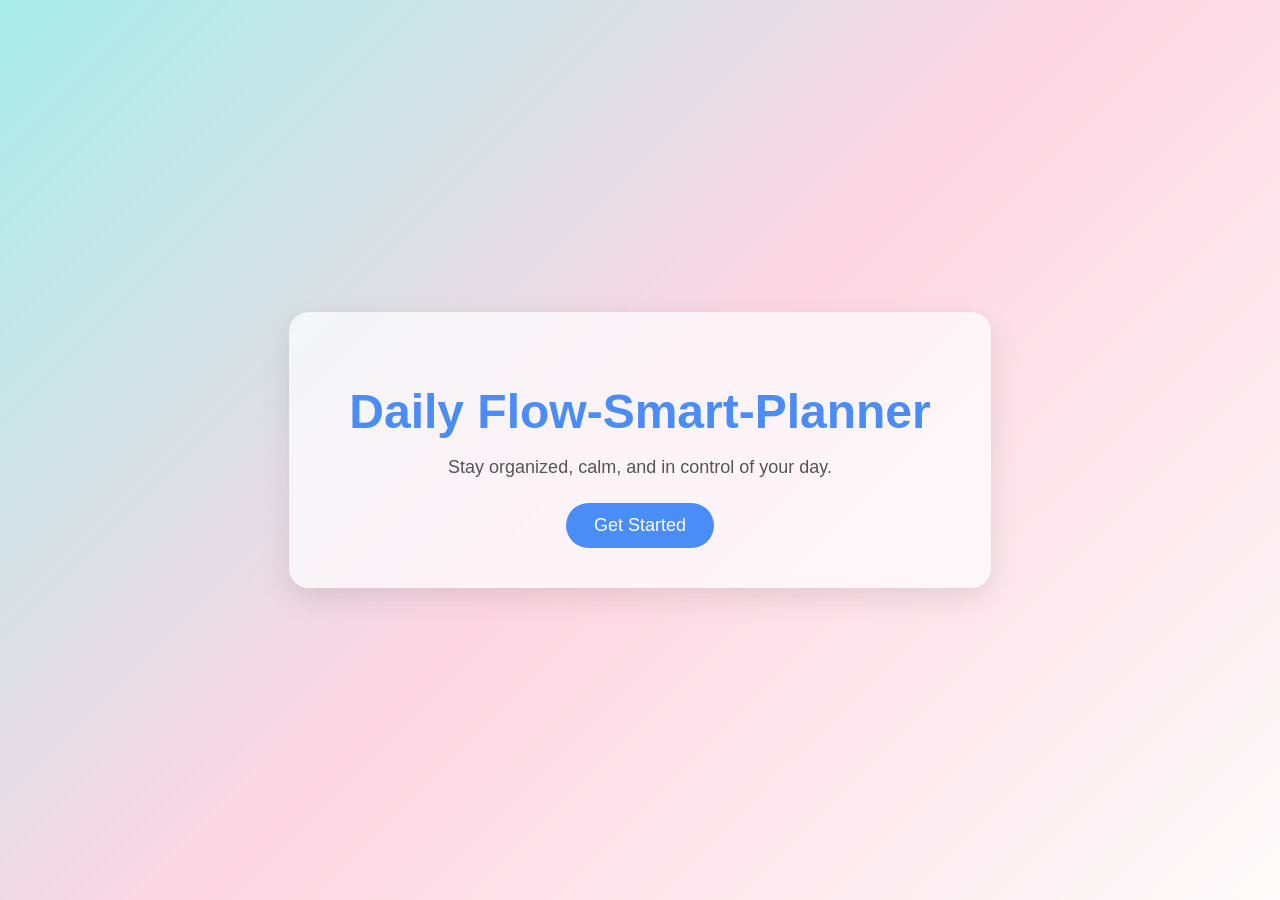
<file: index.html>
<!DOCTYPE html>
<html lang="en">
<head>
    <link rel="manifest" href="manifest.json">
<meta name="theme-color" content="#6C63FF">

    <meta charset="UTF-8">
    <meta name="viewport" content="width=device-width, initial-scale=1.0">
    <title>Daily Flow-Smart-Planner</title>
    <link rel="stylesheet" href="style.css">
</head>
<body>
    



    <div class="container">
        <h1>Daily Flow-Smart-Planner</h1>
        <p>Stay organized, calm, and in control of your day.</p>
       <a href="login.html"><button>Get Started</button></a>

      
    </div>

    <script src="script.js"></script>
</body>
</html>
</file>
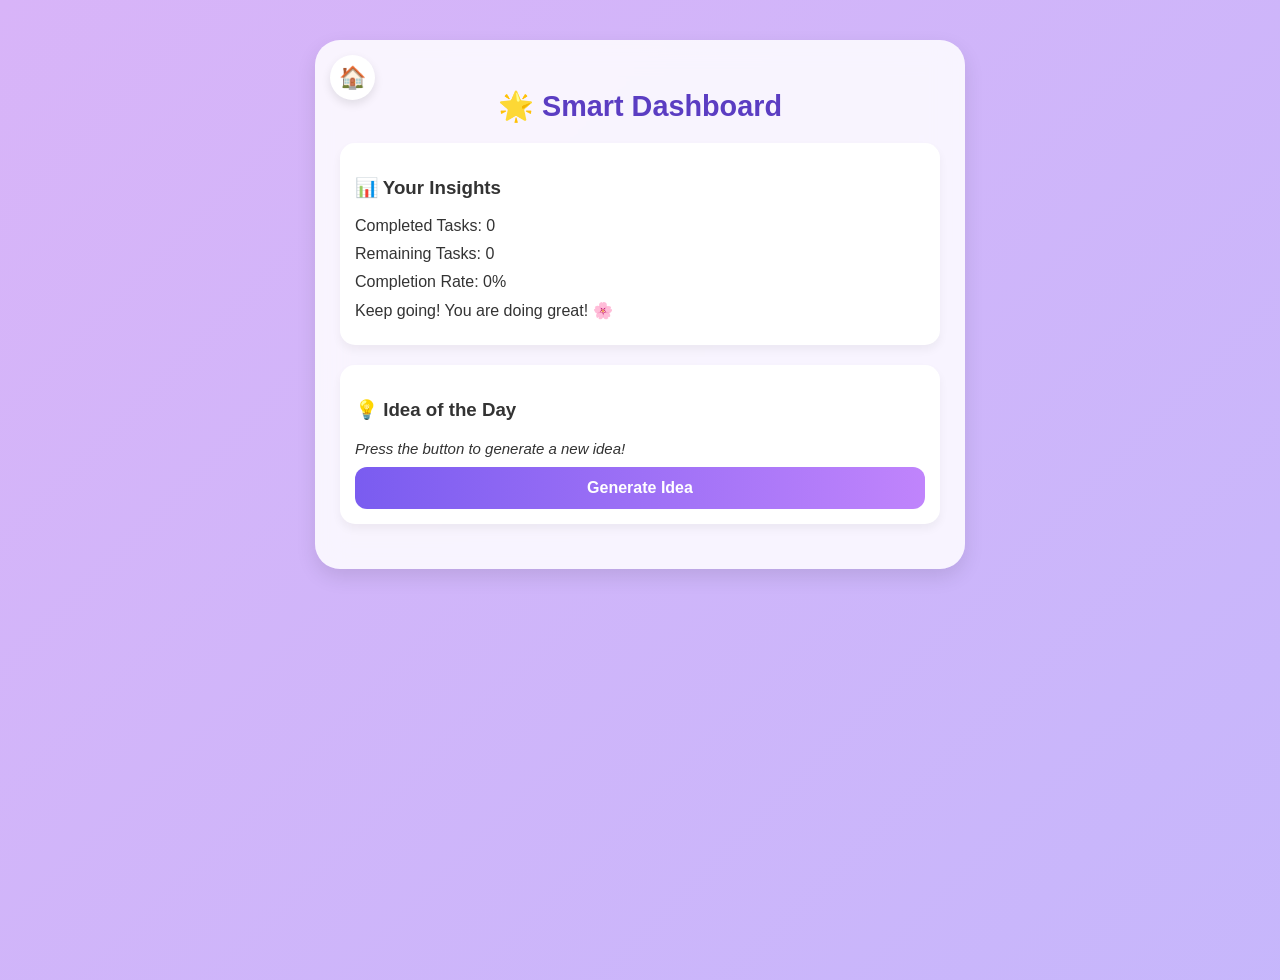
<file: dashboard.html>
<!DOCTYPE html>
<html lang="en">
<head>
<meta charset="UTF-8">
<meta name="viewport" content="width=device-width, initial-scale=1.0">
<title>Smart Dashboard</title>
<style>
  body {
    font-family: "Poppins", sans-serif;
    background: linear-gradient(135deg, #d8b4f8, #b5b9ff, #f3e7e9);
    background-size: 400% 400%;
    animation: gradient 15s ease infinite;
    min-height: 100vh;
    margin: 0;
    padding: 40px 10px;
    display: flex;
    justify-content: center;
    align-items: flex-start;
    color: #333;
  }

  @keyframes gradient {
    0% {background-position: 0% 50%;}
    50% {background-position: 100% 50%;}
    100% {background-position: 0% 50%;}
  }

  .dashboard-container {
    background: rgba(255, 255, 255, 0.85);
    backdrop-filter: blur(15px);
    border-radius: 25px;
    box-shadow: 0 8px 20px rgba(0,0,0,0.1);
    width: 95%;
    max-width: 600px;
    padding: 25px;
    position: relative;
  }

  h2 {
    text-align: center;
    color: #5b3dc2;
    margin-bottom: 20px;
    font-size: 1.8rem;
  }

  .section {
    background: white;
    padding: 15px;
    border-radius: 15px;
    margin-bottom: 20px;
    box-shadow: 0 5px 10px rgba(0,0,0,0.05);
  }

  .btn {
    width: 100%;
    padding: 12px;
    font-size: 16px;
    font-weight: bold;
    border: none;
    border-radius: 12px;
    cursor: pointer;
    margin-top: 10px;
    color: white;
    background: linear-gradient(to right, #7a5cf0, #c084fc);
    transition: all 0.3s ease;
  }

  .btn:hover {
    transform: scale(1.05);
    box-shadow: 0 0 15px rgba(122, 92, 240, 0.7);
  }

  .insight {
    font-size: 16px;
    margin-bottom: 10px;
  }

  .idea {
    font-size: 15px;
    font-style: italic;
    margin-top: 10px;
  }

  #homeBtn {
    position: absolute;
    top: 15px;
    left: 15px;
    background: white;
    border: none;
    border-radius: 50%;
    width: 45px;
    height: 45px;
    font-size: 22px;
    box-shadow: 0 4px 10px rgba(0,0,0,0.1);
    cursor: pointer;
    transition: 0.3s;
  }
  #homeBtn:hover {
    background-color: #7a5cf0;
    color: white;
    transform: scale(1.1);
  }
</style>
</head>
<body>

<div class="dashboard-container">
  <button id="homeBtn" onclick="goHome()">🏠</button>
  <h2>🌟 Smart Dashboard</h2>

  <div class="section" id="insights">
    <h3>📊 Your Insights</h3>
    <div class="insight" id="completedTasks">Completed Tasks: 0</div>
    <div class="insight" id="remainingTasks">Remaining Tasks: 0</div>
    <div class="insight" id="completionRate">Completion Rate: 0%</div>
    <div class="insight" id="message">Keep going! You are doing great! 🌸</div>
  </div>

  <div class="section" id="ideaSection">
    <h3>💡 Idea of the Day</h3>
    <div class="idea" id="ideaText">Press the button to generate a new idea!</div>
    <button class="btn" id="generateIdea">Generate Idea</button>
  </div>
</div>

<script>
  // الرجوع للصفحة الرئيسية
  function goHome() {
    window.location.href = "tasks.html"; // رابط صفحة المهام
  }

  // توليد أفكار
  const ideas = [
    "Try organizing your desk for 5 minutes!",
    "Write a positive sentence in English.",
    "Draw how you feel today using warm colors 🎨",
    "Take a short walk to refresh your mind 🌿",
    "Drink a glass of water and relax for 2 minutes 💧"
  ];

  document.getElementById("generateIdea").addEventListener("click", () => {
    const randomIndex = Math.floor(Math.random() * ideas.length);
    document.getElementById("ideaText").innerText = ideas[randomIndex];
  });

  // تحليلات ذكية
  function updateInsights() {
    const tasks = JSON.parse(localStorage.getItem("tasks")) || [];
    const completed = tasks.filter(t => t.done).length;
    const remaining = tasks.length - completed;
    const rate = tasks.length ? Math.round((completed / tasks.length) * 100) : 0;

    document.getElementById("completedTasks").innerText = "Completed Tasks: " + completed;
    document.getElementById("remainingTasks").innerText = "Remaining Tasks: " + remaining;
    document.getElementById("completionRate").innerText = "Completion Rate: " + rate + "%";

    let msg = "Keep going! You are doing great! 🌸";
    if(rate === 100) msg = "🎉 Amazing! You completed all your tasks!";
    else if(rate >= 50) msg = "👍 Good progress! Keep it up!";
    document.getElementById("message").innerText = msg;
  }

  document.addEventListener("DOMContentLoaded", updateInsights);
</script>

</body>
</html>
</file>
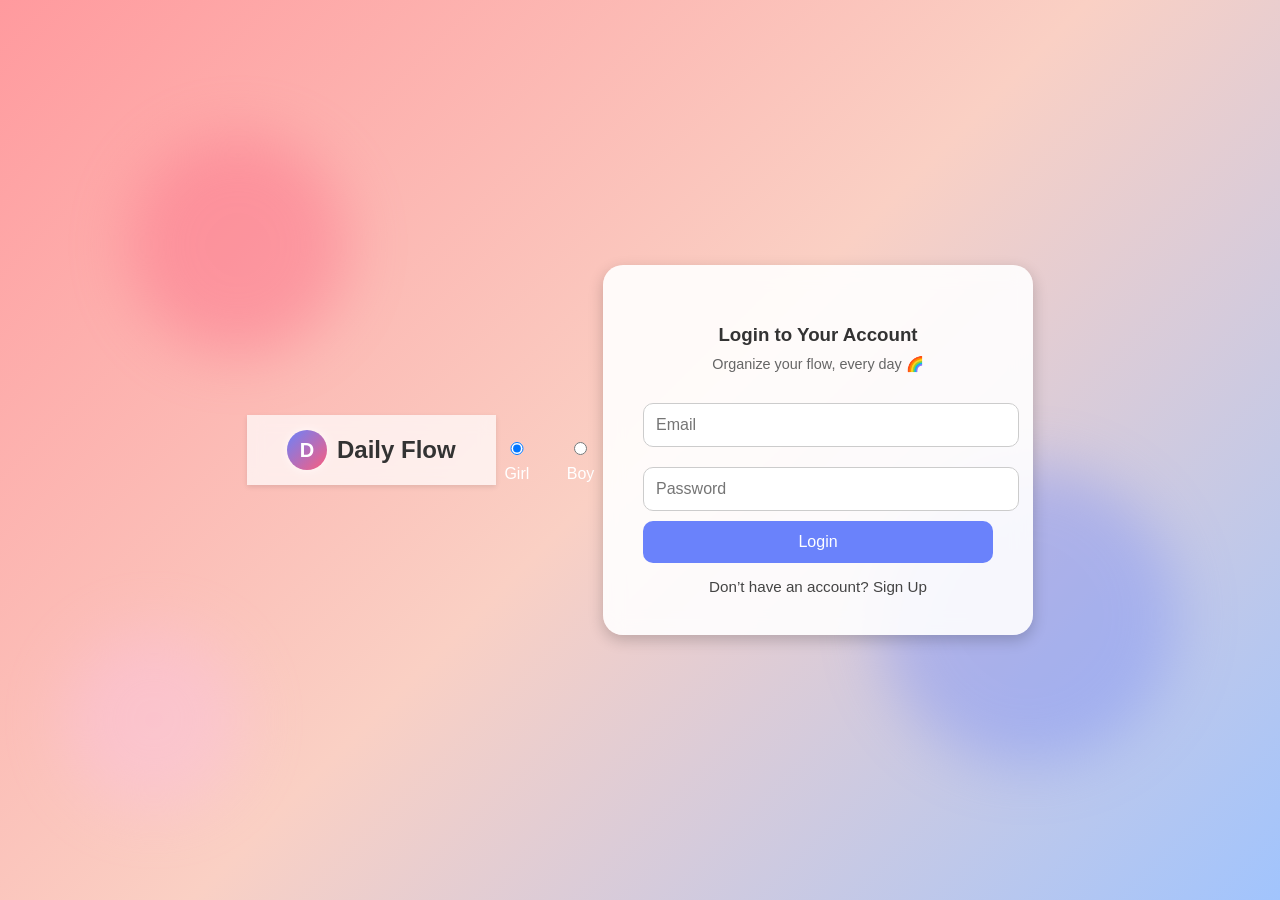
<file: login.html>
<!DOCTYPE html>
<html lang="en">
<head>
  <meta charset="UTF-8">
  <meta name="viewport" content="width=device-width, initial-scale=1.0">
  <title>Daily Flow-Smart-Planner | Login</title>
  <link rel="stylesheet" href="style.css">
  <style>
    body {
      margin: 0;
      padding: 0;
      font-family: 'Poppins', sans-serif;
      height: 100vh;
      overflow: hidden;
      background: linear-gradient(135deg, #ff9a9e, #fad0c4, #a1c4fd);
      position: relative;

  
    }

    /* 🎨 أشكال الخلفية */
    .shape {
      position: absolute;
      border-radius: 50%;
      opacity: 0.35;
      filter: blur(30px);
      z-index: 0;
      animation: float 8s ease-in-out infinite alternate;
    }

    .shape1 {
      width: 220px;
      height: 220px;
      background: #fc5c7d;
      top: 15%;
      left: 10%;
      animation-delay: 0s;
    }

    .shape2 {
      width: 300px;
      height: 300px;
      background: #6a82fb;
      bottom: 15%;
      right: 8%;
      animation-delay: 2s;
    }

    .shape3 {
      width: 180px;
      height: 180px;
      background: #fbc2eb;
      top: 70%;
      left: 5%;
      animation-delay: 4s;
    }

    @keyframes float {
      from { transform: translateY(0px) scale(1); }
      to { transform: translateY(-20px) scale(1.05); }
    }

    .navbar {
      background-color: rgba(255, 255, 255, 0.7);
      padding: 15px 40px;
      display: flex;
      justify-content: flex-start;
      align-items: center;
      box-shadow: 0 2px 5px rgba(0,0,0,0.1);
      position: relative;
      z-index: 1;
      backdrop-filter: blur(8px);
      gap: 10px;
    }

    /* 🌸 الشعار */
    .logo {
      width: 40px;
      height: 40px;
      border-radius: 50%;
      background: linear-gradient(135deg, #6a82fb, #fc5c7d);
      display: flex;
      justify-content: center;
      align-items: center;
      color: white;
      font-weight: bold;
      font-size: 20px;
      box-shadow: 0 0 10px rgba(255,255,255,0.7);
      animation: spinLogo 3s ease-in-out infinite alternate;
    }

    @keyframes spinLogo {
      from { transform: rotate(0deg) scale(1); }
      to { transform: rotate(15deg) scale(1.05); }
    }

    .navbar h2 {
      margin: 0;
      color: #333;
      font-size: 1.5em;
      font-weight: 600;
    }

    .form-container {
      display: flex;
      justify-content: center;
      align-items: center;
      height: 80vh;
      position: relative;
      z-index: 1;
    }

    form {
      background-color: rgba(255, 255, 255, 0.9);
      padding: 40px;
      border-radius: 20px;
      box-shadow: 0 5px 15px rgba(0,0,0,0.2);
      width: 350px;
      backdrop-filter: blur(10px);
      animation: fadeIn 1.5s ease;
      text-align: center;
    }

    @keyframes fadeIn {
      from { opacity: 0; transform: translateY(30px); }
      to { opacity: 1; transform: translateY(0); }
    }

    form h3 {
      color: #333;
      margin-bottom: 10px;
    }

    .tagline {
      font-size: 0.9em;
      color: #666;
      margin-bottom: 20px;
    }

    input {
      width: 100%;
      padding: 12px;
      margin: 10px 0;
      border-radius: 10px;
      border: 1px solid #ccc;
      font-size: 1em;
      outline: none;
      transition: 0.3s;
    }

    input:focus {
      border-color: #6a82fb;
      box-shadow: 0 0 6px #b9c9ff;
    }

    button {
      width: 100%;
      padding: 12px;
      background-color: #6a82fb;
      color: white;
      border: none;
      border-radius: 10px;
      font-size: 1em;
      cursor: pointer;
      transition: 0.3s;
    }

    button:hover {
      background-color: #fc5c7d;
    }

    .switch {
      text-align: center;
      margin-top: 15px;
      color: #444;
      cursor: pointer;
      font-size: 0.95em;
    }

    .switch:hover {
      text-decoration: underline;
    }
  </style>
</head>
<body>

  <!-- 🎨 الأشكال في الخلفية -->
  <div class="shape shape1"></div>
  <div class="shape shape2"></div>
  <div class="shape shape3"></div>

  <div class="navbar">
    <div class="logo">D</div>
    <h2>Daily Flow</h2>
  </div>
  <div class="gender-select">
  <label>
    <input type="radio" name="gender" value="female" checked> Girl
  </label>
  <label>
    <input type="radio" name="gender" value="male"> Boy
  </label>
</div>


  <div class="form-container">
    <form id="loginForm">
      <h3>Login to Your Account</h3>
      <div class="tagline">Organize your flow, every day 🌈</div>
      <input type="email" placeholder="Email" required>
      <input type="password" placeholder="Password" required>
      <button type="submit">Login</button>
      <div class="switch" onclick="toggleForm()">Don’t have an account? Sign Up</div>
    </form>
  </div>

  <script>
  function toggleForm() {
    const form = document.getElementById("loginForm");
    form.innerHTML = `
      <h3>Create Your Account</h3>
      <div class="tagline">Let’s start your journey with calm and focus 💫</div>
      <input type="text" placeholder="Full Name" required>
      <input type="email" placeholder="Email" required>
      <input type="password" placeholder="Password" required>
      <div class="gender-select">
        <label>
          <input type="radio" name="gender" value="female" checked> Girl
        </label>
        <label>
          <input type="radio" name="gender" value="male"> Boy
        </label>
      </div>
      <button type="submit">Sign Up</button>
      <div class="switch" onclick="toggleFormBack()">Already have an account? Login</div>
    `;
  }

  function toggleFormBack() {
    const form = document.getElementById("loginForm");
    form.innerHTML = `
      <h3>Login to Your Account</h3>
      <div class="tagline">Organize your flow, every day 🌈</div>
      <input type="email" placeholder="Email" required>
      <input type="password" placeholder="Password" required>
      <button type="submit">Login</button>
      <div class="switch" onclick="toggleForm()">Don’t have an account? Sign Up</div>
    `;
  }

  // التحكم بعد الضغط على الزر
  document.addEventListener("submit", function(e) {
    e.preventDefault();
    const gender = document.querySelector('input[name="gender"]:checked')?.value || "female";
    localStorage.setItem("userGender", gender);
    window.location.href = "welcome.html";
  });
</script>
</file>
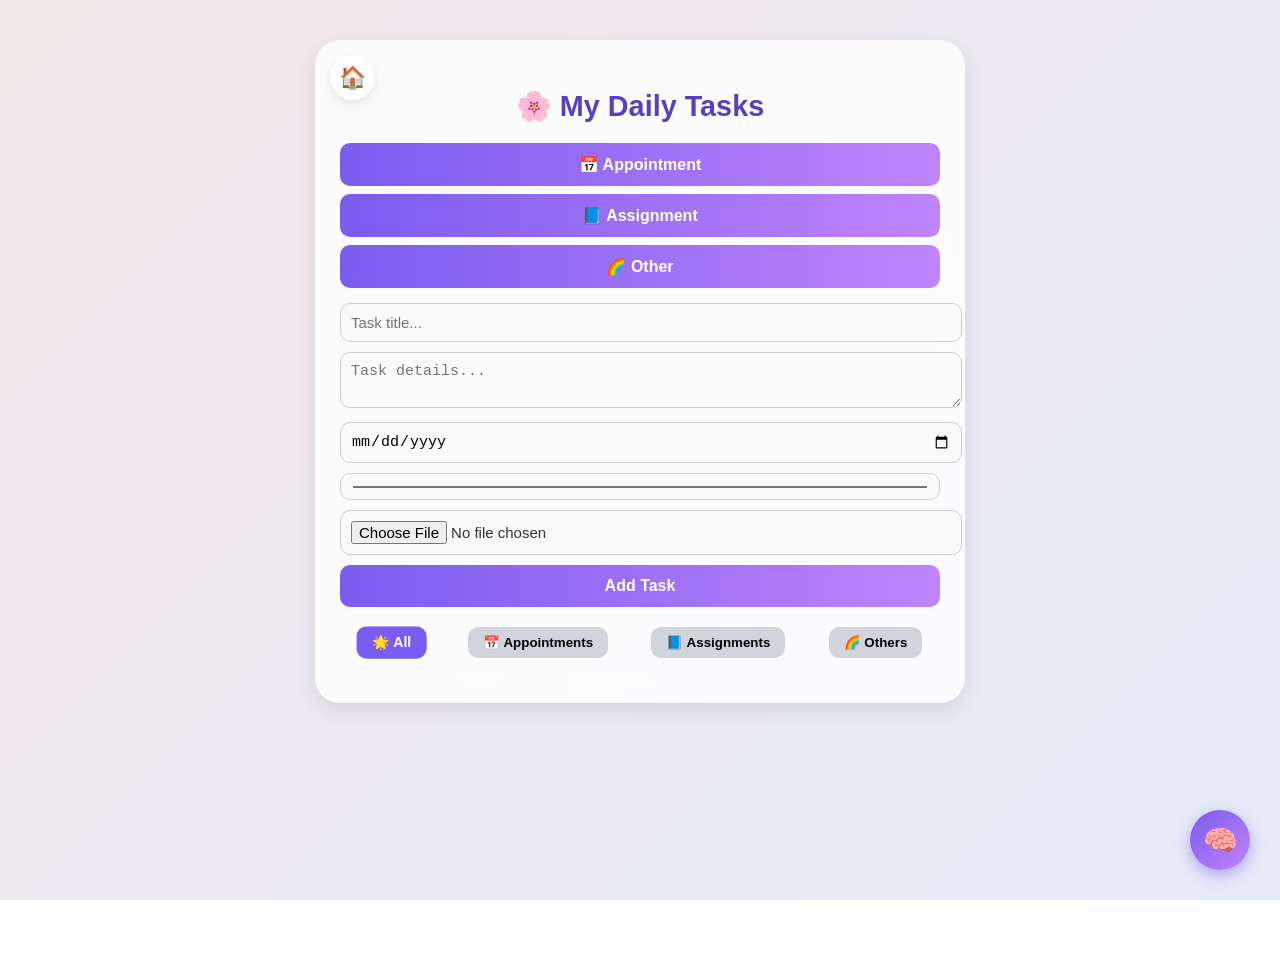
<file: tasks.html>
<!DOCTYPE html>
<html lang="en">
<head>
  <meta charset="UTF-8" />
  <meta name="viewport" content="width=device-width, initial-scale=1.0" />
  <title>Daily Flow-Smart-Planner | My Tasks</title>

  <style>


    body {


      font-family: "Poppins", sans-serif;
      background: linear-gradient(135deg, #f3e7e9, #e3eeff, #d8b4f8, #b5b9ff);
      background-size: 400% 400%;
      animation: gradient 15s ease infinite;
      min-height: 100vh;
      margin: 0;
      display: flex;
      justify-content: center;
      align-items: flex-start;
      padding: 40px 10px;
      color: #333;
      background-attachment: fixed;
    }

    



   

    @keyframes gradient {
      0% {background-position: 0% 50%;}
      50% {background-position: 100% 50%;}
      100% {background-position: 0% 50%;}
    }

    .container {
      background: rgba(255, 255, 255, 0.85);
      backdrop-filter: blur(15px);
      border-radius: 25px;
      box-shadow: 0 8px 20px rgba(0,0,0,0.1);
      width: 95%;
      max-width: 600px;
      padding: 25px;
      position: relative;
      overflow: hidden;
    }

    .home-btn {
      position: absolute;
      top: 15px;
      left: 15px;
      background: white;
      border: none;
      border-radius: 50%;
      width: 45px;
      height: 45px;
      font-size: 22px;
      box-shadow: 0 4px 10px rgba(0,0,0,0.1);
      cursor: pointer;
      transition: 0.3s;
    }

    .home-btn:hover {
      background-color: #7a5cf0;
      color: white;
      transform: scale(1.1);
    }

    h2 {
      text-align: center;
      color: #5b3dc2;
      margin-bottom: 20px;
      font-size: 1.8rem;
    }

    .task-input input, 
    .task-input textarea {
      width: 100%;
      margin-bottom: 10px;
      padding: 10px;
      border-radius: 10px;
      border: 1px solid #ccc;
      font-size: 15px;
      background-color: #fafafa;
    }

    .task-input button {
      width: 100%;
      background: linear-gradient(to right, #7a5cf0, #c084fc);
      border: none;
      color: white;
      padding: 12px;
      border-radius: 10px;
      cursor: pointer;
      font-size: 16px;
      font-weight: bold;
    }

    .task-input button:hover {
      transform: scale(1.03);
      transition: 0.3s;
    }

    .type-buttons {
      display: flex;
      justify-content: space-around;
      flex-wrap: wrap;
      gap: 8px;
      margin-bottom: 15px;
    }

    .type-btn {
      border: none;
      background-color: #eee;
      padding: 8px 15px;
      border-radius: 10px;
      cursor: pointer;
      font-weight: bold;
      transition: 0.3s;
    }

    .type-btn.active {
      background-color: #7a5cf0;
      color: white;
      transform: scale(1.05);
    }

    .task {
      background: white;
      border-radius: 15px;
      padding: 15px;
      margin-bottom: 10px;
      border-left: 6px solid #7a5cf0;
      box-shadow: 0 5px 10px rgba(0,0,0,0.05);
      position: relative;
    }

    .task.done {
      opacity: 0.6;
      text-decoration: line-through;
      background: #f5f5f5;
    }

    .task-buttons {
      display: flex;
      justify-content: flex-end;
      gap: 8px;
      margin-top: 8px;
    }

    .btn {
      border: none;
      border-radius: 8px;
      padding: 6px 10px;
      cursor: pointer;
      font-size: 13px;
      font-weight: bold;
      color: white;
    }

    .btn-done { background-color: #34d399; }
    .btn-delete { background-color: #ef4444; }
    .btn-edit { background-color: #f59e0b; }

    .task img {
      max-width: 100%;
      border-radius: 10px;
      margin-top: 8px;
    }

    .category-label {
      display: inline-block;
      padding: 4px 10px;
      border-radius: 8px;
      font-size: 13px;
      font-weight: bold;
      margin-bottom: 6px;
      color: white;
    }

    .filter-buttons {
      display: flex;
      justify-content: space-around;
      margin: 20px 0;
      flex-wrap: wrap;
      gap: 8px;
    }

    .filter-btn {
      border: none;
      background-color: #d1d5db;
      padding: 8px 15px;
      border-radius: 10px;
      cursor: pointer;
      font-weight: bold;
      transition: 0.3s;
    }

    .filter-btn.active {
      background-color: #7a5cf0;
      color: white;
      transform: scale(1.05);
    }
  </style>
</head>
<body>

  



  <div class="container">
    <button class="home-btn" onclick="goHome()">🏠</button>
    <h2>🌸 My Daily Tasks</h2>

    <div class="task-input">
      <div class="type-buttons">
        <button class="type-btn" onclick="selectType(this, 'Appointment')">📅 Appointment</button>
        <button class="type-btn" onclick="selectType(this, 'Assignment')">📘 Assignment</button>
        <button class="type-btn" onclick="selectType(this, 'Other')">🌈 Other</button>
      </div>

      <input type="text" id="taskTitle" placeholder="Task title...">
      <textarea id="taskDetails" placeholder="Task details..."></textarea>
      <input type="date" id="taskDate">
      <input type="color" id="taskColor" value="#7a5cf0">
      <input type="file" id="taskImage" accept="image/*">
      <button onclick="addTask()">Add Task</button>
    </div>

    <div class="filter-buttons">
      <button class="filter-btn active" onclick="filterTasks('All')">🌟 All</button>
      <button class="filter-btn" onclick="filterTasks('Appointment')">📅 Appointments</button>
      <button class="filter-btn" onclick="filterTasks('Assignment')">📘 Assignments</button>
      <button class="filter-btn" onclick="filterTasks('Other')">🌈 Others</button>
    </div>

    <div class="task-list" id="taskList"></div>
  </div>

  

  <script>
    let selectedType = "";
    let currentFilter = "All";
    const taskList = document.getElementById("taskList");
    document.addEventListener("DOMContentLoaded", displayTasks);

    function goHome() {
      window.location.href = "index.html";
    }

    function selectType(btn, type) {
      document.querySelectorAll(".type-btn").forEach(b => b.classList.remove("active"));
      btn.classList.add("active");
      selectedType = type;
    }

    function addTask() {
      const title = document.getElementById("taskTitle").value.trim();
      const details = document.getElementById("taskDetails").value.trim();
      const date = document.getElementById("taskDate").value;
      const color = document.getElementById("taskColor").value;
      const imageInput = document.getElementById("taskImage");

      if (!title) return alert("Please enter a task title!");
      if (!selectedType) return alert("Please choose a category!");

      const task = { title, details, date, color, done: false, imageURL: "", type: selectedType };

      if (imageInput.files.length > 0) {
        const reader = new FileReader();
        reader.onload = (e) => {
          task.imageURL = e.target.result;
          saveTask(task);
        };
        reader.readAsDataURL(imageInput.files[0]);
      } else {
        saveTask(task);
      }

      clearInputs();
    }

    function saveTask(task) {
      const tasks = JSON.parse(localStorage.getItem("tasks")) || [];
      tasks.push(task);
      localStorage.setItem("tasks", JSON.stringify(tasks));
      displayTasks();
    }

    function clearInputs() {
      document.getElementById("taskTitle").value = "";
      document.getElementById("taskDetails").value = "";
      document.getElementById("taskDate").value = "";
      document.getElementById("taskColor").value = "#7a5cf0";
      document.getElementById("taskImage").value = "";
      document.querySelectorAll(".type-btn").forEach(b => b.classList.remove("active"));
      selectedType = "";
    }

    function displayTasks() {
      taskList.innerHTML = "";
      const tasks = JSON.parse(localStorage.getItem("tasks")) || [];
      const filtered = currentFilter === "All" ? tasks : tasks.filter(t => t.type === currentFilter);

      filtered.forEach((task, index) => {
        const div = document.createElement("div");
        div.classList.add("task");
        if (task.done) div.classList.add("done");
        div.style.borderLeftColor = task.color;

        let typeColor = "#7a5cf0";
        if (task.type === "Appointment") typeColor = "#3b82f6";
        if (task.type === "Assignment") typeColor = "#10b981";
        if (task.type === "Other") typeColor = "#ec4899";

        div.innerHTML = `
          <span class="category-label" style="background-color:${typeColor};">${task.type}</span>
          <strong>${task.title}</strong><br>
          <small>${task.date || "No date"}</small>
          <p>${task.details}</p>
          ${task.imageURL ? `<img src="${task.imageURL}" alt="Task Image">` : ""}
          <div class="task-buttons">
            <button class="btn btn-done" onclick="toggleDone(${index})">✅ Done</button>
            <button class="btn btn-edit" onclick="editTask(${index})">✏️ Edit</button>
            <button class="btn btn-delete" onclick="deleteTask(${index})">🗑 Delete</button>
          </div>
        `;
        taskList.appendChild(div);
      });
    }

    function filterTasks(type) {
      document.querySelectorAll(".filter-btn").forEach(b => b.classList.remove("active"));
      event.target.classList.add("active");
      currentFilter = type;
      displayTasks();
    }

    function toggleDone(index) {
      const tasks = JSON.parse(localStorage.getItem("tasks")) || [];
      tasks[index].done = !tasks[index].done;
      localStorage.setItem("tasks", JSON.stringify(tasks));
      displayTasks();
    }

    function deleteTask(index) {
      const tasks = JSON.parse(localStorage.getItem("tasks")) || [];
      tasks.splice(index, 1);
      localStorage.setItem("tasks", JSON.stringify(tasks));
      displayTasks();
    }

    function editTask(index) {
      const tasks = JSON.parse(localStorage.getItem("tasks")) || [];
      const task = tasks[index];

      const newTitle = prompt("Edit task title:", task.title);
      if (newTitle === null) return;
      const newDetails = prompt("Edit details:", task.details);
      if (newDetails === null) return;
      const newDate = prompt("Edit date (YYYY-MM-DD):", task.date);
      if (newDate === null) return;

      task.title = newTitle.trim() || task.title;
      task.details = newDetails.trim() || task.details;
      task.date = newDate || task.date;

      tasks[index] = task;
      localStorage.setItem("tasks", JSON.stringify(tasks));
      displayTasks();
    }
  </script>
</body>
</html>

<!-- زر Morph الجديد -->
<button id="smartDashboardBtn" title="Go to Smart Dashboard">🧠</button>

<body>



</body>


<style>
  #smartDashboardBtn {
    position: fixed;
    bottom: 30px;
    right: 30px;
    width: 60px;
    height: 60px;
    border-radius: 50%;
    background: linear-gradient(135deg, #7a5cf0, #c084fc);
    color: white;
    border: none;
    font-size: 28px;
    cursor: pointer;
    box-shadow: 0 5px 15px rgba(122,92,240,0.5);
    transition: all 0.3s ease;
    z-index: 999;
  }

  #smartDashboardBtn:hover {
    transform: scale(1.2) rotate(15deg);
    box-shadow: 0 0 20px rgba(122,92,240,0.9);
  }
</style>

<script>
  document.addEventListener("DOMContentLoaded", () => {
    const btn = document.getElementById("smartDashboardBtn");
    const container = document.querySelector(".container");

    btn.addEventListener("click", () => {
      if(container){
        container.style.transition = "all 0.5s ease";
        container.style.opacity = "0";
      }
      setTimeout(() => {
        window.location.href = "dashboard.html"; // رابط صفحة Dashboard
      }, 500);
    });
  });
</script>
</file>
<file: style.css>
/* خلفية بألوان فاتحة متدرجة */
body {
    margin: 0;
    padding: 0;
    height: 100vh;
    background: linear-gradient(135deg, #a8edea, #fed6e3, #fdfbfb);
    display: flex;
    justify-content: center;
    align-items: center;
    font-family: "Poppins", sans-serif;
    text-align: center;
}

/* صندوق المحتوى */
.container {
    background-color: rgba(255, 255, 255, 0.7);
    padding: 40px 60px;
    border-radius: 20px;
    box-shadow: 0 10px 30px rgba(0,0,0,0.1);
}

/* العنوان */
h1 {
    font-size: 48px;
    color: #4b8df8;
    margin-bottom: 10px;
}

/* الجملة */
p {
    color: #555;
    font-size: 18px;
    margin-bottom: 25px;
}

/* الزر */
button {
    background-color: #4b8df8;
    color: white;
    border: none;
    padding: 12px 28px;
    border-radius: 30px;
    font-size: 18px;
    cursor: pointer;
    transition: 0.3s;
}

button:hover {
    background-color: #357ae8;
    transform: scale(1.05);
}

.gender-select {
  margin-top: 15px;
  display: flex;
  justify-content: center;
  gap: 20px;
}

.gender-select label {
  font-size: 16px;
  color: #fff;
}

.type-buttons {
  display: flex;
  flex-wrap: wrap;
  justify-content: space-between;
  gap: 8px;
  margin-bottom: 10px;
}

.type-btn {
  flex: 1;
  min-width: 110px;
  padding: 8px 10px;
  border: none;
  border-radius: 12px;
  background: linear-gradient(135deg, #f5f5ff, #e3e9ff);
  box-shadow: 0 3px 6px rgba(0,0,0,0.08);
  color: #444;
  font-weight: 600;
  cursor: pointer;
  transition: 0.3s;
}

.type-btn:hover {
  background: linear-gradient(135deg, #d7dfff, #c7ccff);
  transform: translateY(-2px);
}

.type-btn.active {
  background: linear-gradient(135deg, #7a5cf0, #c084fc);
  color: white;
  box-shadow: 0 4px 10px rgba(122, 92, 240, 0.4);
}
</file>
